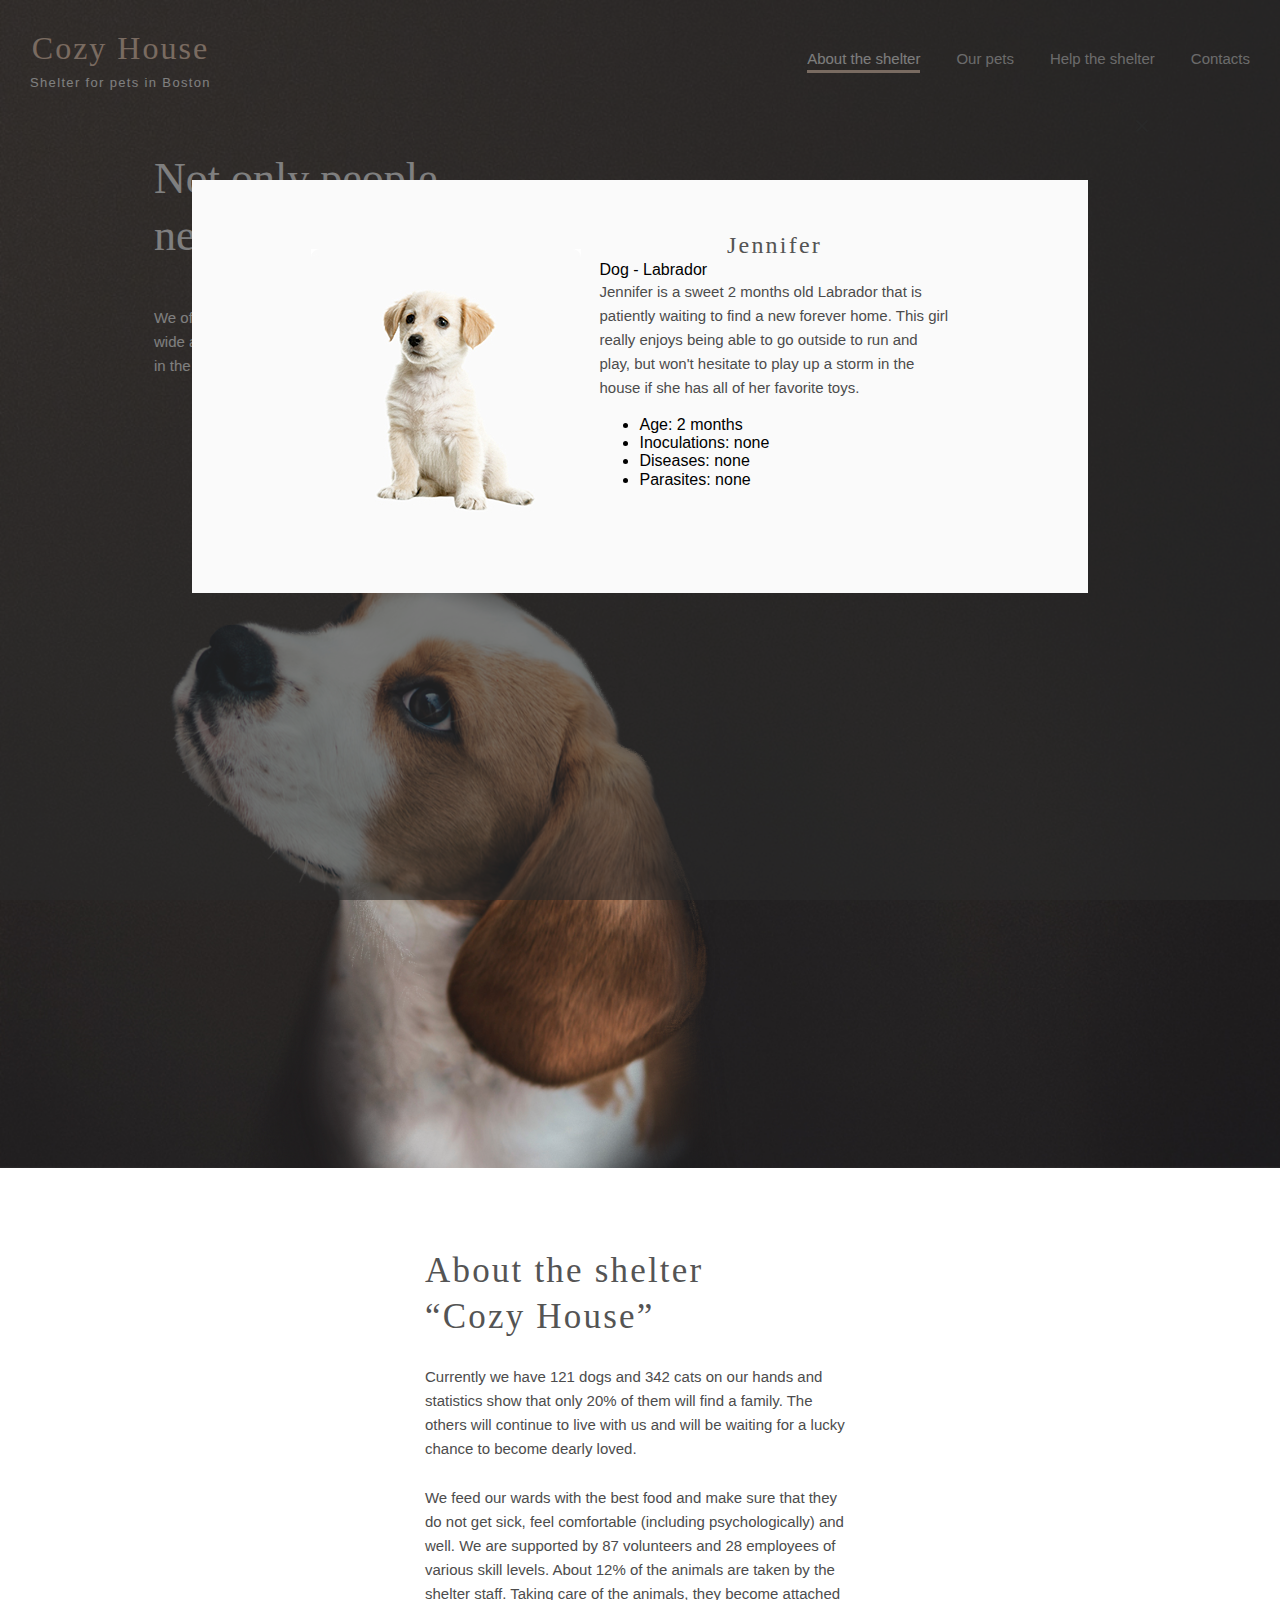
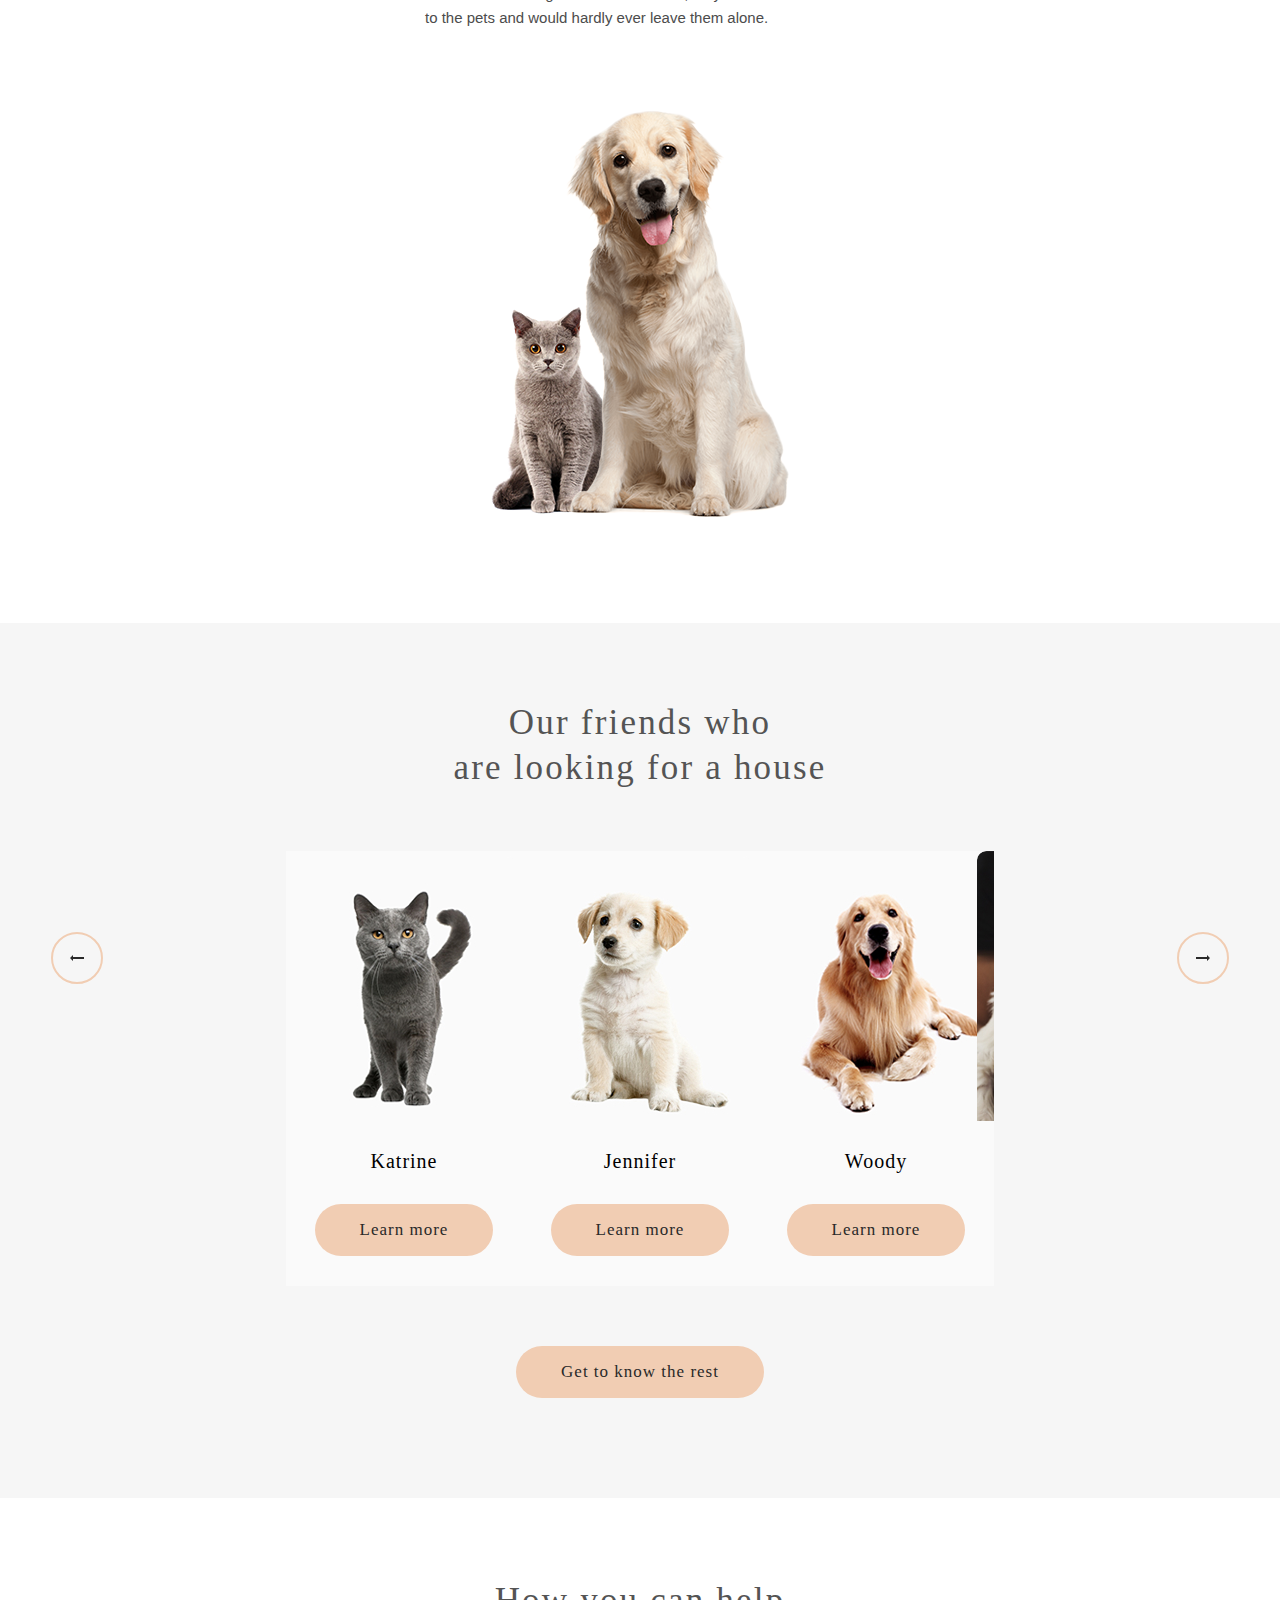
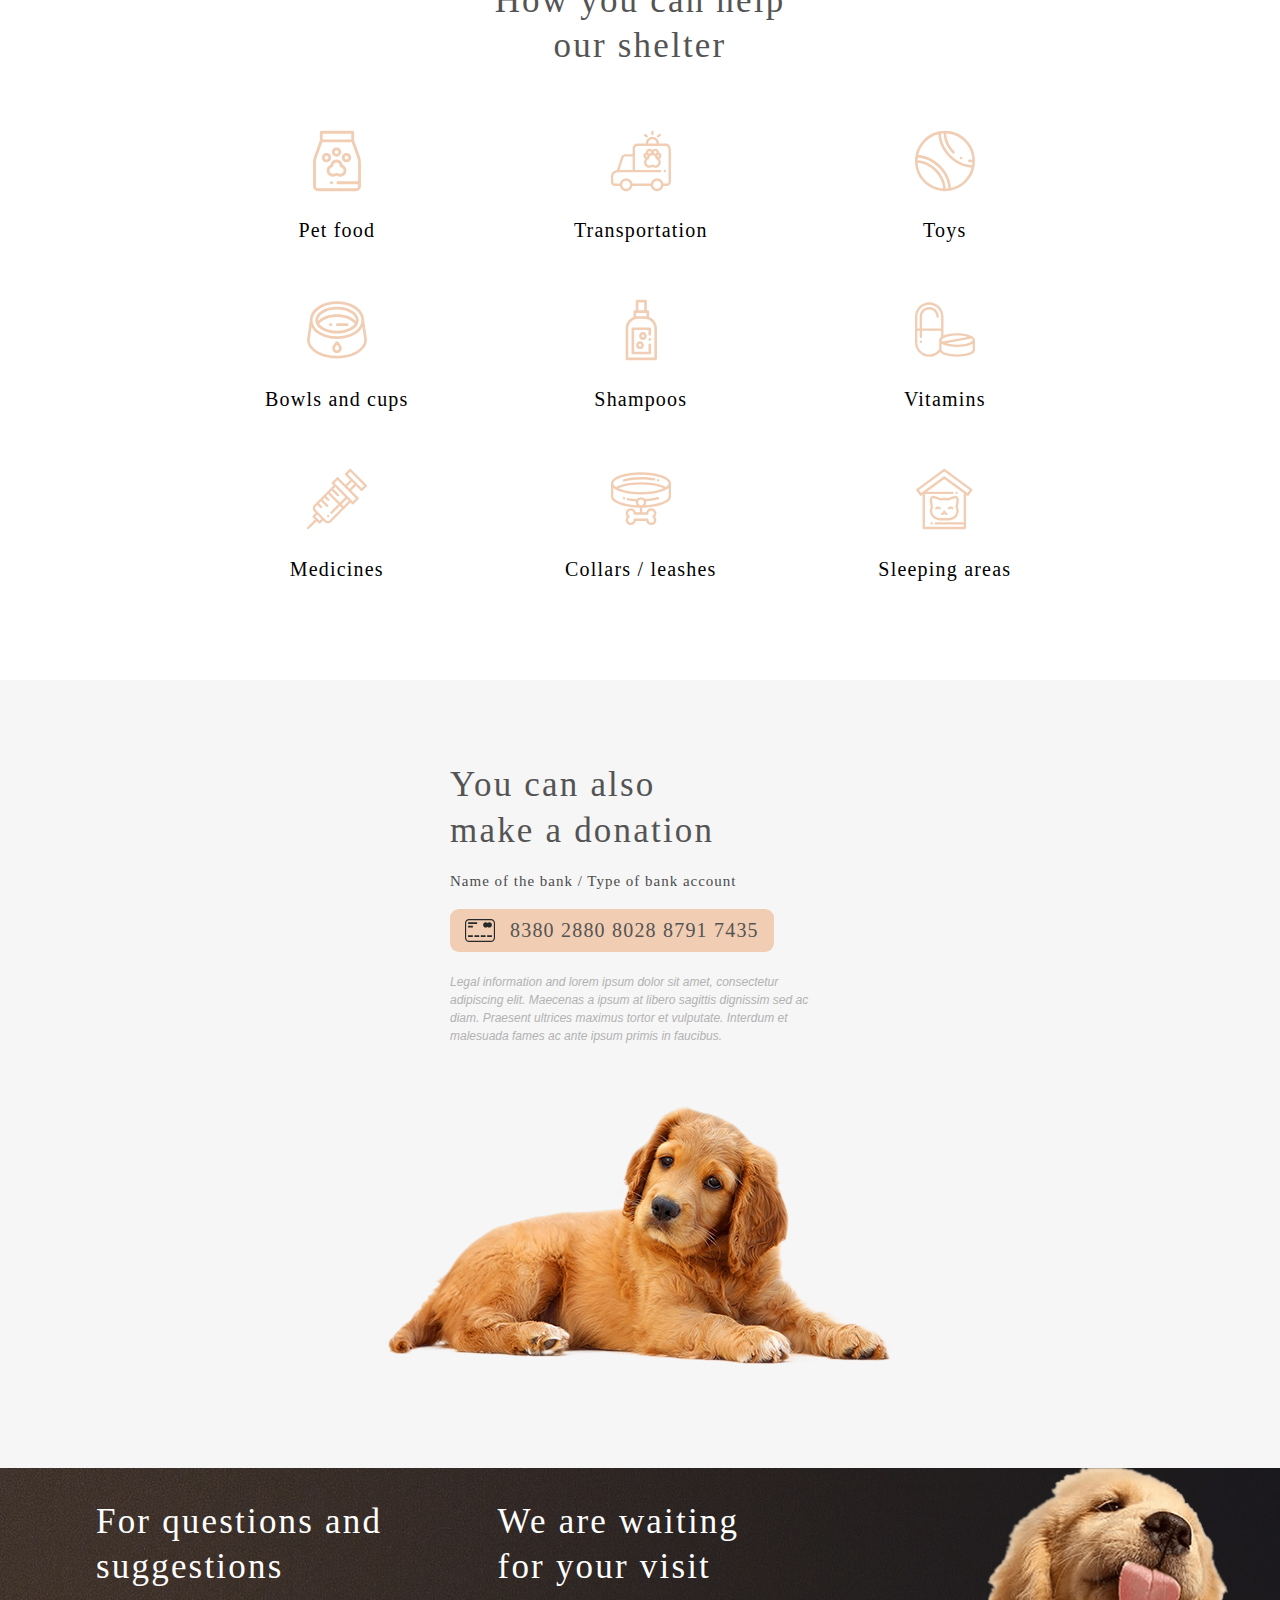
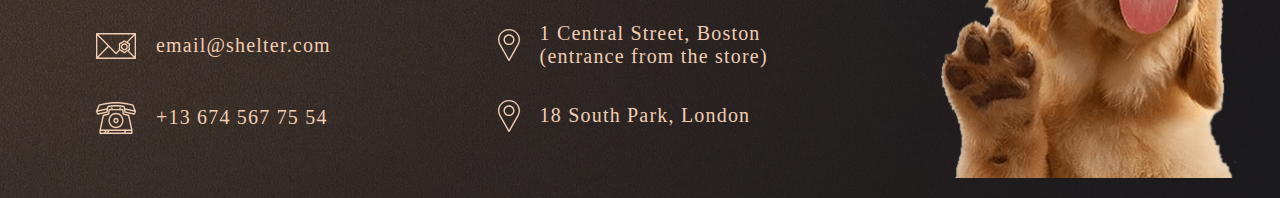
<file: shelter/pages/main/index.html>
<!DOCTYPE html>
<html lang="en">
<head>
  <meta charset="UTF-8">
  <meta name="viewport" content="width=device-width, initial-scale=1.0">
  <title>Shelter</title>
  <link rel="shortcut icon" href="/shelter/assets/icons/favicon.ico" type="image/x-icon">
  <link rel="stylesheet" href="normolize.css">
  <link rel="stylesheet" href="swiper.min.css">
  <link rel="stylesheet" href="style.css">
</head>
<body>
  
  <header class="header">
    <div class="container">
      <div class="row header__row">
        <div class="logo">
          <h1 class="logo__title">Cozy House</h1>
          <span class="logo__subtitle">Shelter for pets in Boston</span>
        </div>
        <nav class="navigation navigation-hide">
          <ul class="menu">
            <li class="menu__item">
              <a href="#" class="menu__item-link item-link__active">About the shelter</a>
            </li>
            <li class="menu__item">
              <a href="#" class="menu__item-link">Our pets</a>
            </li>
            <li class="menu__item">
              <a href="#help" class="menu__item-link">Help the shelter</a>
            </li>
            <li class="menu__item">
              <a href="#contacts" class="menu__item-link">Contacts</a>
            </li>
          </ul>
        </nav>
        <div class="burger" id="burger"></div>
      </div>
    </div>
    <!-- /.container -->
  </header>
  <!-- /.header -->
  <main class="hero">
    <div class="container">
      <div class="row hero__row">
        <div class="hero-text">
          <h2 class="hero__title">Not only people need a house</h2>
          <p class="hero__subtitle paragraph-l">We offer to give a chance to a little and nice puppy with an extremely wide and open heart. He or she will love you more than anybody else in the world, you will see!</p>
          <div class="hero-text__button">
            <button class="button hero__button">Make a friend</button>
          </div>
        </div>
        <!-- /.hero-text -->
        <div class="hero-image__wrapper">
          <img src="/shelter/assets/images/start-screen-puppy.png" alt="main-dog" class="hero-image">
        </div>
        <!-- /.hero-image -->
      </div>
    </div>
    <!-- /.container -->
  </main>
  <!-- /.hero -->
  <section class="about section">
    <div class="container">
      <div class="row about__row">
        <div class="about__image-wrapper">
          <img src="/shelter/assets/images/about-pets.png" alt="about-pets" class="about__image">
        </div>
        <div class="about__text">
          <h3 class="about-heading heading">About the shelter “Cozy House”</h3>
          <p class="about-subheading paragraph-l">
            Currently we have 121 dogs and 342 cats on our hands and statistics show that only 20% of them will find a family. The others will continue to live with us and will be waiting for a lucky chance to become dearly loved.
          </p>
          <p class="about-subheading paragraph-l">
            We feed our wards with the best food and make sure that they do not get sick, feel comfortable (including psychologically) and well. We are supported by 87 volunteers and 28 employees of various skill levels. About 12% of the animals are taken by the shelter staff. Taking care of the animals, they become attached to the pets and would hardly ever leave them alone.
          </p>
        </div>
      </div>
    </div>
    <!-- /.container -->
  </section>
  <!-- /.about -->
  <section class="pets section">
    <div class="container">
      <h3 class="pets-heading heading">Our friends who
        <br>are looking for a house</h3>
      <div class="row pets__row">
        <div class="swiper-container pets__slider slider">
          <div class="swiper-wrapper">
            <div class="swiper-slide pets-slide">
              <div class="pets-card">
                <img src="/shelter/assets/images/pets-katrine.jpg" alt="pets-katrine" class="pets-card__image">
                <div class="pets-card__name">Katrine</div>
                <div class="button button-light">Learn more</div>
              </div>
            </div>
            <div class="swiper-slide pets-slide">
              <div class="pets-card">
                <img src="/shelter/assets/images/pets-jennifer.jpg" alt="pets-jennifer" class="pets-card__image">
                <div class="pets-card__name">Jennifer</div>
                <div class="button button-light">Learn more</div>
              </div>
            </div>
            <div class="swiper-slide pets-slide">
              <div class="pets-card">
                <img src="/shelter/assets/images/pets-woody.jpg" alt="pets-woody" class="pets-card__image">
                <div class="pets-card__name">Woody</div>
                <div class="button button-light">Learn more</div>
              </div>
            </div>
            <div class="swiper-slide pets-slide">
              <div class="pets-card">
                <img src="/shelter/assets/images/pets-sophia.jpg" alt="pets-woody" class="pets-card__image">
                <div class="pets-card__name">Sophia</div>
                <div class="button button-light">Learn more</div>
              </div>
            </div>
            <div class="swiper-slide pets-slide">
              <div class="pets-card">
                <img src="/shelter/assets/images/pets-timmy.jpg" alt="pets-woody" class="pets-card__image">
                <div class="pets-card__name">Timmy</div>
                <div class="button button-light">Learn more</div>
              </div>
            </div>
            <div class="swiper-slide pets-slide">
              <div class="pets-card">
                <img src="/shelter/assets/images/pets-charly.jpg" alt="pets-woody" class="pets-card__image">
                <div class="pets-card__name">Charly</div>
                <div class="button button-light">Learn more</div>
              </div>
            </div>
            <div class="swiper-slide pets-slide">
              <div class="pets-card">
                <img src="/shelter/assets/images/pets-scarlet.jpg" alt="pets-woody" class="pets-card__image">
                <div class="pets-card__name">Scarlett</div>
                <div class="button button-light">Learn more</div>
              </div>
            </div>
            <div class="swiper-slide pets-slide">
              <div class="pets-card">
                <img src="/shelter/assets/images/pets-freddie.jpg" alt="pets-woody" class="pets-card__image">
                <div class="pets-card__name">Freddie</div>
                <div class="button button-light">Learn more</div>
              </div>
            </div>
          </div>
        </div>
        <button class="swiper-button-prev button__arrow button__arrow-prev"></button>
        <button class="swiper-button-next button__arrow button__arrow-next"></button>
        <button class="button pets__button">Get to know the rest</button>
      </div>
    </div>
    <!-- /.container -->
  </section>
  <!-- /.pets -->
  <section class="help section" id="help">
    <div class="container">
      <h3 class="help-heading heading">How you can help
        <br>our shelter</h3>
      <div class="help-list">
        <div class="help-list__row">
          <div class="list-item">
            <div class="item-img__wrap">
              <img src="/shelter/assets/icons/icon-pet-food.svg" alt="food" class="item-image">
            </div>
            <h4 class="item-heading">Pet food</h4>
          </div>
          <div class="list-item">
            <div class="item-img__wrap">
              <img src="/shelter/assets/icons/transportation.svg" alt="Transportation" class="item-image">
            </div>
            <h4 class="item-heading">Transportation</h4>
          </div>
          <div class="list-item">
            <div class="item-img__wrap">
              <img src="/shelter/assets/icons/toys.svg" alt="Toys" class="item-image">
            </div>
            <h4 class="item-heading">Toys</h4>
          </div>
          <div class="list-item">
            <div class="item-img__wrap">
              <img src="/shelter/assets/icons/bowls-and-cups.svg" alt="Bowls and cups" class="item-image">
            </div>
            <h4 class="item-heading">Bowls and cups</h4>
          </div>
          <div class="list-item">
            <div class="item-img__wrap">
              <img src="/shelter/assets/icons/shampoos.svg" alt="Shampoos" class="item-image">
            </div>
            <h4 class="item-heading">Shampoos</h4>
          </div>
          <div class="list-item">
            <div class="item-img__wrap">
              <img src="/shelter/assets/icons/vitamins.svg" alt="Vitamins" class="item-image">
            </div>
            <h4 class="item-heading">Vitamins</h4>
          </div>
          <div class="list-item">
            <div class="item-img__wrap">
              <img src="/shelter/assets/icons/medicines.svg" alt="Medicines" class="item-image">
            </div>
            <h4 class="item-heading">Medicines</h4>
          </div>
          <div class="list-item">
            <div class="item-img__wrap">
              <img src="/shelter/assets/icons/collars-or-leashes.svg" alt="Collars / leashes" class="item-image">
            </div>
            <h4 class="item-heading">Collars / leashes</h4>
          </div>
          <div class="list-item">
            <div class="item-img__wrap">
              <img src="/shelter/assets/icons/sleeping-area.svg" alt="Sleeping areas" class="item-image">
            </div>
            <h4 class="item-heading">Sleeping areas</h4>
          </div>
        </div>
      </div>
      
    </div>
    <!-- /.container -->
  </section>
  <!-- /.help -->
  <section class="donation section">
    <div class="container">
      <div class="row donation__row">
        <div class="donation-dog__wrap">
          <img src="/shelter/assets/images/donation-dog.png" alt="dog" class="donation-dog">
        </div>
        <div class="about__text donation__text">
          <h3 class="about-heading heading donation-heading">You can also make a donation</h3>
          <p class="about-subheading paragraph-l donation-subheading">
            Name of the bank / Type of bank account
          </p>
          <div class="credit-card">
            <div class="credit-card__img-wrap">
              <img src="/shelter/assets/icons/credit-card.svg" alt="credit" class="credit-card-image">
            </div>
            <a href="#" class="credit-card__link">8380 2880 8028 8791 7435</a>
          </div>
          <p class="credit-card__desk">
            Legal information and lorem ipsum dolor sit amet, consectetur adipiscing elit. Maecenas a ipsum at libero sagittis dignissim sed ac diam. Praesent ultrices maximus tortor et vulputate. Interdum et malesuada fames ac ante ipsum primis in faucibus.
          </p>
        </div>
      </div>
    </div>
    <!-- /.container -->
  </section>
  <!-- /.donation -->
  <footer class="footer" id="contacts">
    <div class="container">
      <div class="row footer__row">
        <div class="footer__item">
          <h3 class="about-heading heading footer-heading">For questions and suggestions</h3>
          <div class="footer__item-element">
            <img src="/shelter/assets/icons/icon-email.svg" alt="email" class="footer-item__img">
            <a href="mailto:email@shelter.com" class="credit-card__link footer__item-link">email@shelter.com</a>
          </div>
          <div class="footer__item-element">
            <img src="/shelter/assets/icons/icon-phone.svg" alt="email" class="footer-item__img">
            <a href="tel:+136745677554" class="credit-card__link footer__item-link">+13 674 567 75 54</a>
          </div>
        </div>
        <div class="footer__item">
          <h3 class="about-heading heading footer-heading">We are waiting for your visit</h3>
          <div class="footer__location-wrap">
            <div class="footer__item-element footer__location">
              <img src="/shelter/assets/icons/icon-marker.svg" alt="email" class="footer-item__img">
              <a href="https://www.google.com.ua/maps/place/1+Central+St,+Boston,+MA+02109,+%D0%A1%D0%A8%D0%90/@42.3585519,-71.056915,17z/data=!3m1!4b1!4m5!3m4!1s0x89e370868bc2ce7b:0x82fa7db94f5fea9e!8m2!3d42.3585519!4d-71.0547263?hl=ru" class="credit-card__link footer__item-link">1 Central Street, Boston (entrance from the store)</a>
            </div>
            <div class="footer__item-element footer__location">
              <img src="/shelter/assets/icons/icon-marker.svg" alt="email" class="footer-item__img">
              <a href="https://www.google.com.ua/maps/search/18+South+Park,+London+/@51.5285582,-0.2416815,11z/data=!3m1!4b1?hl=ru" class="credit-card__link footer__item-link">18 South Park, London </a>
            </div>
          </div>
        </div>
        <div class="footer__item footer__item--puppy">
          <img src="/shelter/assets/images/footer-puppy.png" alt="puppy" class="footer-puppy">
        </div>
      </div>
    </div>
    <!-- /.container -->
  </footer>
  <!-- /.footer -->
  <div class="popup-call popup">
    <div class="popup-dialog">
      <div class="popup-content">
        <button class="popup-close"></button>
        <div class="row popup__row">
          <div class="popup__image-wrapper">
            <img src="/shelter/assets/images/pets-jennifer.jpg" alt="popup-pets" class="popup__image">
          </div>
          <div class="popup__text">
            <h3 class="popup-heading heading">Jennifer</h3>
            <span class="popup-subtitle">Dog - Labrador</span>
            <p class="popup-subheading paragraph-l">
              Jennifer is a sweet 2 months old Labrador that is patiently waiting to find a new forever home. This girl really enjoys being able to go outside to run and play, but won't hesitate to play up a storm in the house if she has all of her favorite toys.
            </p>
            <ul class="popup-list">
              <li class="popup-list__item"><span class="popup-list__info">Age: </span>2 months</li>
              <li class="popup-list__item"><span class="popup-list__info">Inoculations: </span>none</li>
              <li class="popup-list__item"><span class="popup-list__info">Diseases: </span>none</li>
              <li class="popup-list__item"><span class="popup-list__info">Parasites: </span>none</li>
            </ul>

          </div>
        </div>
      </div>
      <!-- /.popup-content -->
    </div>
    <!-- /.popup-dialog -->
  </div>
  <!-- /.popup-call popup -->
  <script src="swiper.min.js"></script>
  <script src="script.js"></script>
</body>
</html>
</file>
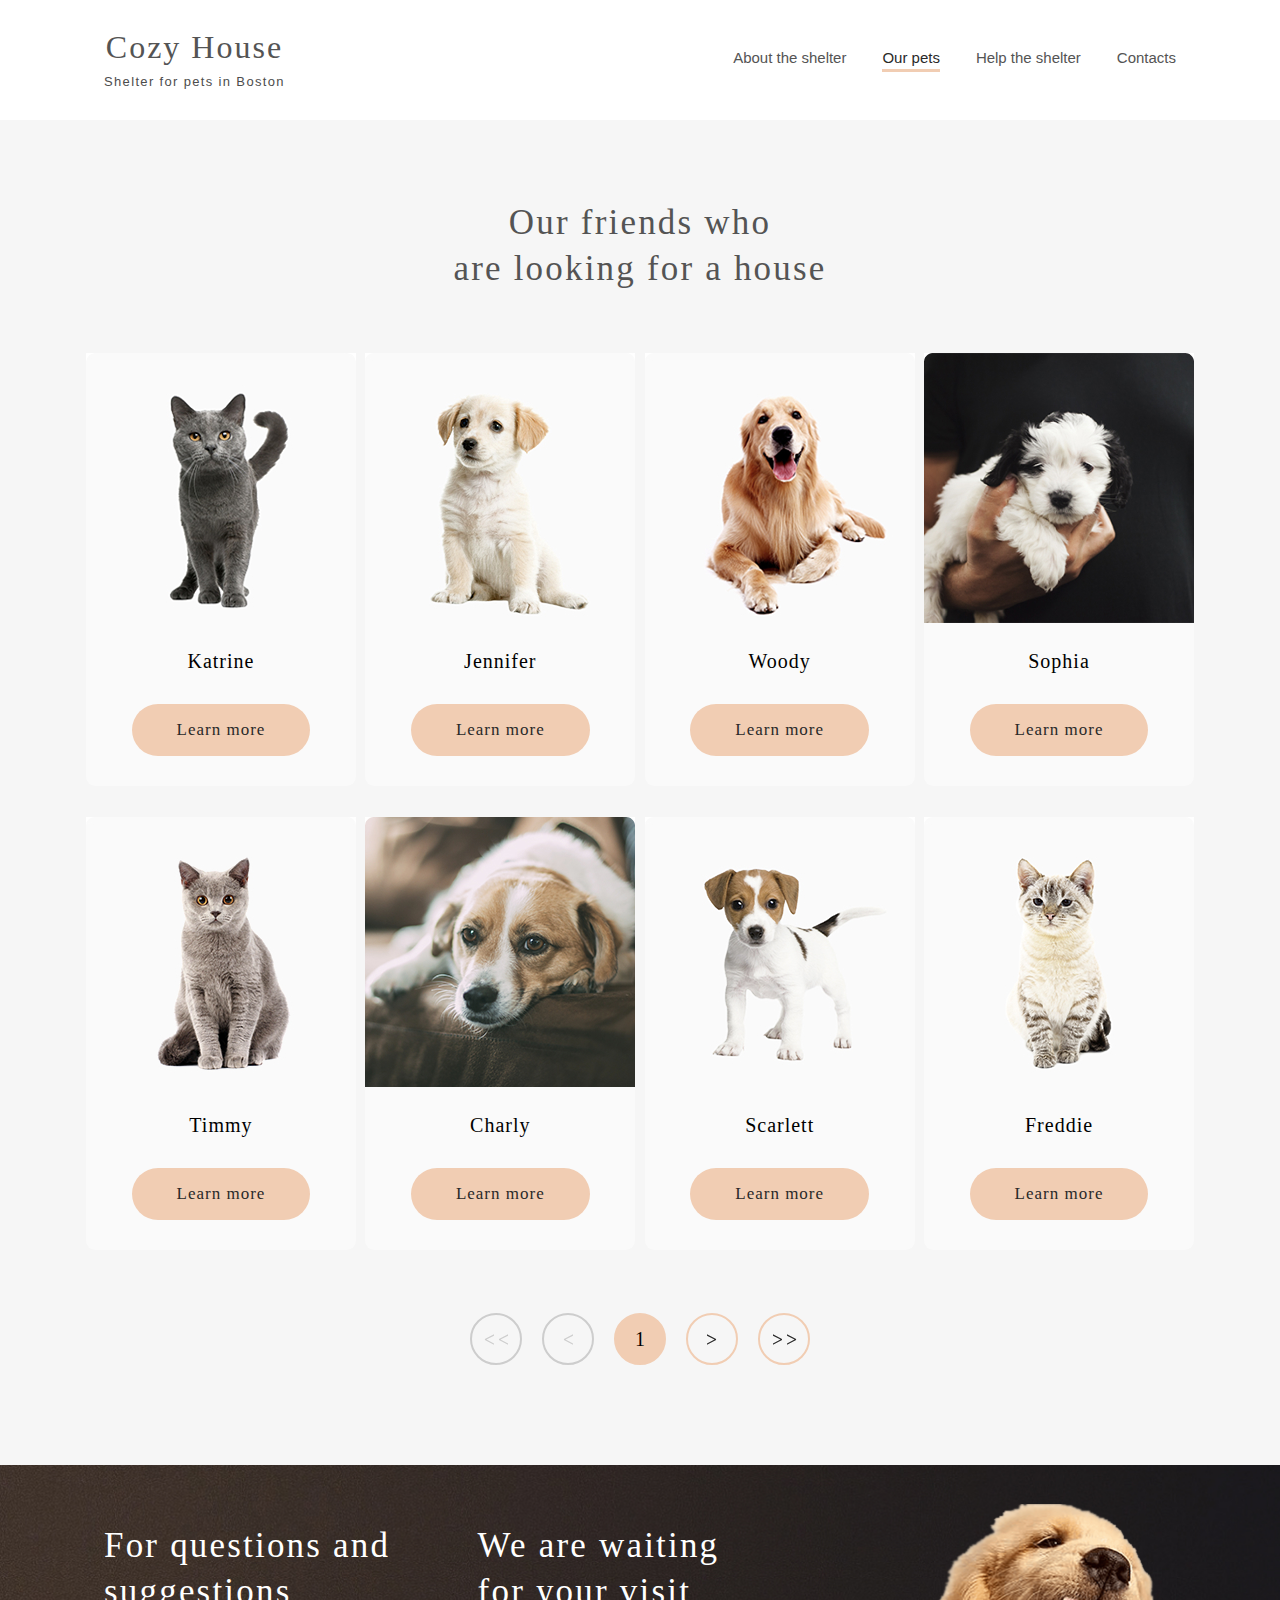
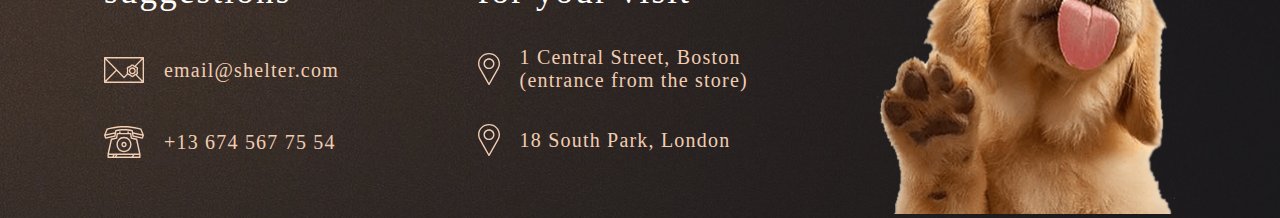
<file: shelter/pages/pets/pets.html>
<!DOCTYPE html>
<html lang="en">
<head>
  <meta charset="UTF-8">
  <meta name="viewport" content="width=device-width, initial-scale=1.0">
  <title>Pets</title>
  <link rel="shortcut icon" href="/shelter/assets/icons/favicon.ico" type="image/x-icon">
  <link rel="stylesheet" type="text/css" href="/shelter/pages/main/normolize.css">
  <link rel="stylesheet" href="style.css">
</head>
<body>
  
  <header class="header">
    <div class="container">
      <div class="row header__row">
        <div class="logo">
          <h1 class="logo__title">Cozy House</h1>
          <span class="logo__subtitle">Shelter for pets in Boston</span>
        </div>
        <nav class="navigation">
          <ul class="menu">
            <li class="menu__item">
              <a href="#" class="menu__item-link">About the shelter</a>
            </li>
            <li class="menu__item">
              <a href="#" class="menu__item-link item-link__active">Our pets</a>
            </li>
            <li class="menu__item">
              <a href="#" class="menu__item-link">Help the shelter</a>
            </li>
            <li class="menu__item">
              <a href="#" class="menu__item-link">Contacts</a>
            </li>
          </ul>
        </nav>
      </div>
    </div>
    <!-- /.container -->
  </header>
  <!-- /.header -->
  <section class="pets section">
    <div class="container">
      <div class="row pets__row">
        <h3 class="pets-heading heading">Our friends who
          <br>are looking for a house</h3>
        <div class="pets__slider slider">
          <div class="pets-card">
            <img src="/shelter/assets/images/pets-katrine.jpg" alt="pets-katrine" class="pets-card__image">
            <div class="pets-card__name">Katrine</div>
            <div class="button button-light">Learn more</div>
          </div>
          <div class="pets-card">
            <img src="/shelter/assets/images/pets-jennifer.jpg" alt="pets-jennifer" class="pets-card__image">
            <div class="pets-card__name">Jennifer</div>
            <div class="button button-light">Learn more</div>
          </div>
          <div class="pets-card">
            <img src="/shelter/assets/images/pets-woody.jpg" alt="pets-woody" class="pets-card__image">
            <div class="pets-card__name">Woody</div>
            <div class="button button-light">Learn more</div>
          </div>
          <div class="pets-card">
            <img src="/shelter/assets/images/pets-sophia.jpg" alt="pets-woody" class="pets-card__image">
            <div class="pets-card__name">Sophia</div>
            <div class="button button-light">Learn more</div>
          </div>
          <div class="pets-card">
            <img src="/shelter/assets/images/pets-timmy.jpg" alt="pets-woody" class="pets-card__image">
            <div class="pets-card__name">Timmy</div>
            <div class="button button-light">Learn more</div>
          </div>
          <div class="pets-card">
            <img src="/shelter/assets/images/pets-charly.jpg" alt="pets-woody" class="pets-card__image">
            <div class="pets-card__name">Charly</div>
            <div class="button button-light">Learn more</div>
          </div>
          <div class="pets-card">
            <img src="/shelter/assets/images/pets-scarlet.jpg" alt="pets-woody" class="pets-card__image">
            <div class="pets-card__name">Scarlett</div>
            <div class="button button-light">Learn more</div>
          </div>
          <div class="pets-card">
            <img src="/shelter/assets/images/pets-freddie.jpg" alt="pets-woody" class="pets-card__image">
            <div class="pets-card__name">Freddie</div>
            <div class="button button-light">Learn more</div>
          </div>
        </div>
      </div>
      <div class="pets__arrows">
        <button class="button__arrow button__arrow-prev-2"></button>
        <button class="button__arrow button__arrow-prev"></button>
        <button class="button__arrow button__arrow-one">1</button>
        <button class="button__arrow button__arrow-next"></button>
        <button class="button__arrow button__arrow-next-2"></button>
      </div>
      <!-- /.row -->
    </div>
    <!-- /.container -->
  </section>
  <!-- /.pets -->
  <footer class="footer">
    <div class="container">
      <div class="row footer__row">
        <div class="footer__item">
          <h3 class="about-heading heading footer-heading">For questions and suggestions</h3>
          <div class="footer__item-element">
            <img src="/shelter/assets/icons/icon-email.svg" alt="email" class="footer-item__img">
            <a href="mailto:email@shelter.com" class="credit-card__link footer__item-link">email@shelter.com</a>
          </div>
          <div class="footer__item-element">
            <img src="/shelter/assets/icons/icon-phone.svg" alt="email" class="footer-item__img">
            <a href="tel:+136745677554" class="credit-card__link footer__item-link">+13 674 567 75 54</a>
          </div>
        </div>
        <div class="footer__item">
          <h3 class="about-heading heading footer-heading">We are waiting for your visit</h3>
          <div class="footer__item-element footer__location">
            <img src="/shelter/assets/icons/icon-marker.svg" alt="email" class="footer-item__img">
            <a href="https://www.google.com.ua/maps/place/1+Central+St,+Boston,+MA+02109,+%D0%A1%D0%A8%D0%90/@42.3585519,-71.056915,17z/data=!3m1!4b1!4m5!3m4!1s0x89e370868bc2ce7b:0x82fa7db94f5fea9e!8m2!3d42.3585519!4d-71.0547263?hl=ru" class="credit-card__link footer__item-link">1 Central Street, Boston (entrance from the store)</a>
          </div>
          <div class="footer__item-element footer__location">
            <img src="/shelter/assets/icons/icon-marker.svg" alt="email" class="footer-item__img">
            <a href="https://www.google.com.ua/maps/search/18+South+Park,+London+/@51.5285582,-0.2416815,11z/data=!3m1!4b1?hl=ru" class="credit-card__link footer__item-link">18 South Park, London </a>
          </div>
        </div>
        <div class="footer__item footer__item--puppy">
          <img src="/shelter/assets/images/footer-puppy.png" alt="puppy" class="footer-puppy">
        </div>
      </div>
    </div>
    <!-- /.container -->
  </footer>
  <!-- /.footer -->

</body>
</html>
</file>
<file: shelter/pages/main/style.css>
*, *:before, *:after {
  -webkit-box-sizing: border-box;
          box-sizing: border-box;
}

*:active, *:hover, *:focus {
  outline: 0;
  outline-offset: 0;
}

html {
  font-size: 16px;
}

body {
  position: relative;
  font-family: Arial, Helvetica, sans-serif;
  font-size: 1rem;
}

a {
  text-decoration: none;
}

.section {
  padding: 5rem 0 6.25rem;
}

.container {
  width: 90%;
  max-width: 1280px;
  margin: auto;
}

.row {
  display: -webkit-box;
  display: -ms-flexbox;
  display: flex;
  -webkit-box-align: center;
      -ms-flex-align: center;
          align-items: center;
  -webkit-box-pack: justify;
      -ms-flex-pack: justify;
          justify-content: space-between;
}

.button {
  display: inline-block;
  padding: 0.937rem 2.812rem;
  border: none;
  border-radius: 6.25rem;
  font-family: Georgia, 'Times New Roman', Times, serif;
  font-size: 1.0625rem;
  font-weight: 400;
  line-height: 130%;
  letter-spacing: 1px;
  color: #292929;
  background-color: #F1CDB3;
}

.button:hover {
  cursor: pointer;
  background-color: #FDDCC4;
}

.paragraph-l {
  margin: 0;
  font-size: 0.937rem;
  font-weight: 400;
  line-height: 160%;
  color: #4C4C4C;
}

.heading {
  margin: 0 auto;
  margin-bottom: 3.75rem;
  max-width: 26rem;
  font-family: Georgia, 'Times New Roman', Times, serif;
  font-size: 2.187rem;
  font-weight: 400;
  line-height: 130%;
  letter-spacing: 2.2px;
  color: #545454;
  text-align: center;
}

.header {
  position: absolute;
  top: 3.75rem;
  width: 100%;
}

.header__row {
  padding: 0 2.5rem 0 2.5rem;
}

.burger {
  display: none;
}

.navigation {
  display: -webkit-box;
  display: -ms-flexbox;
  display: flex;
  width: 27.678rem;
  overflow: hidden;
}

.menu {
  display: -webkit-box;
  display: -ms-flexbox;
  display: flex;
  -webkit-box-align: center;
      -ms-flex-align: center;
          align-items: center;
  -webkit-box-pack: justify;
      -ms-flex-pack: justify;
          justify-content: space-between;
  margin: 0 0 0.2rem 0;
  padding: 0;
  width: 100%;
  list-style-type: none;
}

.menu__item {
  color: #ffffff;
}

.menu__item-link {
  position: relative;
  font-weight: 400;
  font-size: 0.937rem;
  line-height: 1.5;
  color: #CDCDCD;
}

.menu__item-link:hover {
  cursor: pointer;
  color: #FAFAFA;
}

.menu__item-link:hover::after {
  position: absolute;
  bottom: -6px;
  left: 0;
  content: '';
  width: 100%;
  height: 3px;
  background-color: #F1CDB3;
}

.item-link__active {
  color: #FAFAFA;
}

.item-link__active::after {
  position: absolute;
  bottom: -6px;
  left: 0;
  content: '';
  width: 100%;
  height: 3px;
  background-color: #F1CDB3;
}

.logo {
  display: -webkit-box;
  display: -ms-flexbox;
  display: flex;
  -webkit-box-align: center;
      -ms-flex-align: center;
          align-items: center;
  -webkit-box-pack: center;
      -ms-flex-pack: center;
          justify-content: center;
  -webkit-box-orient: vertical;
  -webkit-box-direction: normal;
      -ms-flex-direction: column;
          flex-direction: column;
}

.logo__title {
  margin: 0 0 0.6rem 0;
  font-family: Georgia, 'Times New Roman', Times, serif;
  font-size: 2rem;
  font-weight: 400;
  letter-spacing: 2px;
  color: #F1CDB3;
}

.logo__subtitle {
  margin: 0;
  font-size: 0.812rem;
  letter-spacing: 1.35px;
  color: #ffffff;
}

.hero {
  padding-top: 11.25rem;
  background: url("/shelter/assets/images/start-screen-background.jpg"), radial-gradient(100% 215.42% at 0% 0%, #5B483A 0%, #262425 100%), #211F20;
  background-size: cover;
}

.hero__row {
  -webkit-box-align: start;
      -ms-flex-align: start;
          align-items: start;
  padding: 0 2.5rem 0 2.5rem;
}

.hero-text {
  margin-right: 2.625rem;
  padding-top: 10.31rem;
  max-width: 28.75rem;
}

.hero__title {
  margin: 0 0 2.625rem 0;
  max-width: 23rem;
  font-family: Georgia, 'Times New Roman', Times, serif;
  font-size: 2.75rem;
  font-weight: 400;
  line-height: 130%;
  color: #ffffff;
}

.hero__subtitle {
  margin-bottom: 2.58rem;
  color: #ffffff;
}

.hero-image__wrapper {
  height: 45.5rem;
}

.about__row {
  -webkit-box-align: start;
      -ms-flex-align: start;
          align-items: start;
  -ms-flex-pack: distribute;
      justify-content: space-around;
  margin: 0 10rem;
}

.about__text {
  margin-top: 1rem;
  max-width: 26.875rem;
}

.about-heading {
  margin: 0;
  max-width: 22.5rem;
  text-align: left;
}

.about-subheading {
  margin-top: 1.6rem;
  line-height: 1.5rem;
}

.pets {
  background-color: #F6F6F6;
}

.pets__row {
  display: -webkit-box;
  display: -ms-flexbox;
  display: flex;
  -webkit-box-orient: vertical;
  -webkit-box-direction: normal;
      -ms-flex-direction: column;
          flex-direction: column;
  width: 100%;
}

.pets__slider {
  display: -webkit-box;
  display: -ms-flexbox;
  display: flex;
  -webkit-box-align: center;
      -ms-flex-align: center;
          align-items: center;
  width: 100%;
  max-width: 67.5rem;
  margin: 0 auto 3.75rem;
}

.pets-slide {
  display: -webkit-box;
  display: -ms-flexbox;
  display: flex;
  -webkit-box-pack: center;
      -ms-flex-pack: center;
          justify-content: center;
  width: 16.785rem;
}

.pets-card {
  display: -webkit-box;
  display: -ms-flexbox;
  display: flex;
  -webkit-box-orient: vertical;
  -webkit-box-direction: normal;
      -ms-flex-direction: column;
          flex-direction: column;
  -webkit-box-align: center;
      -ms-flex-align: center;
          align-items: center;
  padding-bottom: 1.875rem;
  border: none;
  border-radius: 0.6rem;
  background-color: #FAFAFA;
}

.pets-card:hover {
  background-color: #ffffff;
}

.pets-card__image {
  margin-bottom: 1.59rem;
  border-top-right-radius: 0.6rem;
  border-top-left-radius: 0.6rem;
}

.pets-card__name {
  margin-bottom: 1.875rem;
  font-family: Georgia, 'Times New Roman', Times, serif;
  font-size: 1.25rem;
  font-weight: 400;
  line-height: 130%;
  letter-spacing: 1px;
}

.button__arrow {
  position: absolute;
  top: 51.1%;
  width: 3.25rem;
  height: 3.25rem;
  border: 2px solid #F1CDB3;
  border-radius: 50%;
  background: transparent;
}

.button__arrow:hover {
  cursor: pointer;
  background-color: #F1CDB3;
}

.button__arrow-prev {
  left: 10.5%;
  background: transparent url("/shelter/assets/icons/Arrow.svg") center center no-repeat;
}

.button__arrow-next {
  right: 10.5%;
  background: transparent url("/shelter/assets/icons/Arrow_next.svg") center center no-repeat;
}

.swiper-button-prev:after, .swiper-container-rtl .swiper-button-next:after {
  content: '';
}

.swiper-button-next:after, .swiper-container-rtl .swiper-button-prev:after {
  content: '';
}

.help {
  padding-bottom: 0;
}

.help-heading {
  margin-bottom: 3.7rem;
}

.help-list {
  padding: 0 3.8rem 0 3.2rem;
}

.help-list__row {
  display: -webkit-box;
  display: -ms-flexbox;
  display: flex;
  -webkit-box-align: start;
      -ms-flex-align: start;
          align-items: start;
  -webkit-box-pack: center;
      -ms-flex-pack: center;
          justify-content: center;
  -ms-flex-wrap: wrap;
      flex-wrap: wrap;
  margin-bottom: 2.8rem;
  width: 100%;
}

.list-item {
  display: -webkit-box;
  display: -ms-flexbox;
  display: flex;
  -webkit-box-align: center;
      -ms-flex-align: center;
          align-items: center;
  -webkit-box-orient: vertical;
  -webkit-box-direction: normal;
      -ms-flex-direction: column;
          flex-direction: column;
  margin-bottom: 3.4375rem;
  width: 20%;
  max-width: 15rem;
}

.list-item:nth-child(2) {
  padding-left: 0.4rem;
}

.list-item:nth-child(3) {
  padding-right: 0.8rem;
}

.list-item:nth-child(4) {
  padding-right: 1.6rem;
}

.list-item:nth-child(6) {
  padding-right: 3.7rem;
}

.list-item:nth-child(7) {
  padding-right: 6rem;
}

.list-item:nth-child(8) {
  padding-right: 2.65rem;
}

.list-item:nth-child(9) {
  padding-left: 1.5rem;
}

.item-img__wrap {
  display: -webkit-box;
  display: -ms-flexbox;
  display: flex;
  margin-bottom: 1.6rem;
  min-height: 4.1rem;
}

.item-heading {
  margin: 0;
  font-family: Georgia, 'Times New Roman', Times, serif;
  font-size: 1.25rem;
  font-weight: 400;
  line-height: 1.4375rem;
  letter-spacing: 1.2px;
}

.donation {
  padding: 4.2rem 0 6.4rem;
  background-color: #F6F6F6;
}

.donation__row {
  margin-right: 2rem;
  -webkit-box-pack: center;
      -ms-flex-pack: center;
          justify-content: center;
  -webkit-box-align: start;
      -ms-flex-align: start;
          align-items: start;
}

.donation-dog__wrap {
  padding-top: 1.68rem;
}

.donation__text {
  padding-left: 1.875rem;
  max-width: 23.75rem;
}

.donation-heading {
  max-width: 18.75rem;
}

.donation-subheading {
  margin-top: 1rem;
  font-family: Georgia, 'Times New Roman', Times, serif;
  letter-spacing: 1px;
}

.credit-card {
  display: -webkit-inline-box;
  display: -ms-inline-flexbox;
  display: inline-flex;
  -webkit-box-align: center;
      -ms-flex-align: center;
          align-items: center;
  margin: 1rem 0 1.3rem;
  padding: 0.625rem 0.9375rem;
  background-color: #F1CDB3;
  border: none;
  border-radius: 0.5625rem;
}

.credit-card__img-wrap {
  display: -webkit-box;
  display: -ms-flexbox;
  display: flex;
  -webkit-box-align: center;
      -ms-flex-align: center;
          align-items: center;
  -webkit-box-pack: center;
      -ms-flex-pack: center;
          justify-content: center;
}

.credit-card__link {
  padding-left: 0.9375rem;
  font-family: Georgia, 'Times New Roman', Times, serif;
  font-size: 1.25rem;
  font-weight: 400;
  line-height: 1.4375rem;
  letter-spacing: 1.2px;
  color: #545454;
}

.credit-card__desk {
  margin: 0;
  width: 24rem;
  font-style: italic;
  font-size: 0.75rem;
  font-weight: 400;
  line-height: 1.125rem;
  color: #B2B2B2;
}

.footer {
  background: url("/shelter/assets/images/footer-background.jpg"), radial-gradient(110.67% 538.64% at 5.73% 50%, #513D2F 0%, #1A1A1C 100%), #211F20;
  background-size: cover;
}

.footer__row {
  -webkit-box-align: start;
      -ms-flex-align: start;
          align-items: flex-start;
  padding-top: 2.4rem;
}

.footer-heading {
  max-width: 18rem;
  color: #ffffff;
}

.footer__item {
  padding: 1.2rem 2.5rem 0;
  max-width: 23.75rem;
}

.footer__item:nth-child(2) {
  padding-left: 2.1rem;
}

.footer__item-element {
  display: -webkit-box;
  display: -ms-flexbox;
  display: flex;
  -webkit-box-align: center;
      -ms-flex-align: center;
          align-items: center;
  margin-top: 2.5rem;
}

.footer__item--puppy {
  padding-top: 0;
}

.footer__item-link {
  padding-left: 1.25rem;
  color: #F1CDB3;
}

.footer__location {
  margin-top: 2rem;
}

.popup {
  position: fixed;
  left: 0;
  top: 0;
  bottom: 0;
  width: 100%;
  height: 100%;
  z-index: 3;
  background-color: rgba(41, 41, 41, 0.6);
}

.popup-close {
  position: absolute;
  top: -5rem;
  right: -5rem;
  width: 3.25rem;
  height: 3.25rem;
  border: 2px solid #F1CDB3;
  border-radius: 50%;
  background: transparent url("/shelter/assets/icons/modal_close_button.svg") no-repeat center;
  border: none;
  cursor: pointer;
}

.popup-content {
  display: -webkit-box;
  display: -ms-flexbox;
  display: flex;
  -webkit-box-align: center;
      -ms-flex-align: center;
          align-items: center;
  -webkit-box-pack: center;
      -ms-flex-pack: center;
          justify-content: center;
  -webkit-box-orient: vertical;
  -webkit-box-direction: normal;
      -ms-flex-direction: column;
          flex-direction: column;
  position: fixed;
  left: 50%;
  top: 20%;
  width: 70%;
  max-width: 56.25rem;
  -webkit-transform: translateX(-50%);
          transform: translateX(-50%);
  background-color: #FAFAFA;
}

.popup-heading {
  margin: 0;
  font-size: 1.5rem;
  text-align: center;
}

.popup__text {
  margin: 3.125rem 1.25rem 5.5rem 1.187rem;
  width: 350px;
}

@media screen and (max-width: 1280px) {
  .container {
    width: 100%;
  }
  .header {
    top: 1.875rem;
  }
  .header__row {
    padding: 0 1.875rem 0;
    width: 100%;
  }
  .hero {
    padding-top: 9.375rem;
  }
  .hero__row {
    -webkit-box-orient: vertical;
    -webkit-box-direction: normal;
        -ms-flex-direction: column;
            flex-direction: column;
    padding: 0;
  }
  .hero-text {
    margin-left: 9.625rem;
    padding-top: 0;
    max-width: 28.75rem;
  }
  .hero-text__button {
    display: -webkit-box;
    display: -ms-flexbox;
    display: flex;
    -webkit-box-pack: center;
        -ms-flex-pack: center;
            justify-content: center;
  }
  .hero__subtitle {
    margin-bottom: 2.87rem;
  }
  .hero-image {
    width: 100%;
    height: 100%;
    -o-object-fit: cover;
       object-fit: cover;
    -o-object-position: center;
       object-position: center;
  }
  .hero-image__wrapper {
    margin: 6.25rem 0 0 10.5rem;
    width: 35.5625rem;
    height: 37rem;
  }
  .about__row {
    -webkit-box-align: center;
        -ms-flex-align: center;
            align-items: center;
    -webkit-box-orient: vertical;
    -webkit-box-direction: reverse;
        -ms-flex-direction: column-reverse;
            flex-direction: column-reverse;
    margin: 0 10rem;
  }
  .about__text {
    margin: 0 0 5rem;
  }
  .pets {
    padding-top: 4.8rem;
  }
  .pets__slider {
    -ms-flex-pack: distribute;
        justify-content: space-around;
    width: 80%;
    max-width: 44.25rem;
  }
  .pets-card__image {
    margin-bottom: 1.7rem;
  }
  .button__arrow-prev {
    left: 4%;
  }
  .button__arrow-next {
    right: 4%;
  }
  .help-list {
    padding: 0 2.1rem 0 2.2rem;
  }
  .list-item {
    -webkit-box-orient: vertical;
    -webkit-box-direction: normal;
        -ms-flex-direction: column;
            flex-direction: column;
    margin-bottom: 3.4375rem;
    width: 33%;
    max-width: 19rem;
  }
  .list-item:nth-child(2) {
    padding-left: 0rem;
  }
  .list-item:nth-child(3) {
    padding-right: 0rem;
  }
  .list-item:nth-child(4) {
    padding-right: 0rem;
  }
  .list-item:nth-child(6) {
    padding-right: 0rem;
  }
  .list-item:nth-child(7) {
    padding-right: 0rem;
  }
  .list-item:nth-child(8) {
    padding-right: 0rem;
  }
  .list-item:nth-child(9) {
    padding-left: 0rem;
  }
  .donation {
    padding: 5.1rem 0 6.1rem;
  }
  .donation__row {
    -webkit-box-orient: vertical;
    -webkit-box-direction: normal;
        -ms-flex-direction: column;
            flex-direction: column;
    margin-right: 0;
  }
  .donation-dog__wrap {
    margin: 0 auto;
    padding-top: 1.68rem;
    -webkit-box-ordinal-group: 3;
        -ms-flex-order: 2;
            order: 2;
  }
  .donation__text {
    margin: 0 auto 2.1rem;
    padding-left: 0;
    max-width: 23.75rem;
    -webkit-box-ordinal-group: 2;
        -ms-flex-order: 1;
            order: 1;
  }
  .footer__row {
    -ms-flex-wrap: wrap;
        flex-wrap: wrap;
    -ms-flex-pack: distribute;
        justify-content: space-around;
    padding-top: 0;
  }
  .footer__item {
    padding: 1.9rem 0 4rem 3.3rem;
    max-width: 23.75rem;
  }
  .footer__item:nth-child(2) {
    padding-left: 1.7rem;
  }
  .footer__item--puppy {
    padding: 0;
    width: 18.75rem;
    height: 19.375rem;
  }
}

@media screen and (min-width: 320px) and (max-width: 767px) {
  .section {
    padding: 2.625rem 0;
  }
  .heading {
    margin: 0 auto;
    width: 100%;
    font-size: 1.5625rem;
    text-align: center;
    letter-spacing: 1.2px;
  }
  .paragraph-l {
    text-align: justify;
  }
  .container {
    width: 93.75%;
  }
  .header__row {
    padding: 0;
    width: 100%;
  }
  .navigation {
    display: -webkit-box;
    display: -ms-flexbox;
    display: flex;
    -webkit-box-align: center;
        -ms-flex-align: center;
            align-items: center;
    -webkit-box-pack: end;
        -ms-flex-pack: end;
            justify-content: flex-end;
    width: 100%;
    height: 51.5rem;
    position: absolute;
    top: -2rem;
    right: 0;
    background-color: rgba(41, 41, 41, 0.6);
  }
  .navigation-hide {
    display: none;
  }
  .menu {
    display: -webkit-box;
    display: -ms-flexbox;
    display: flex;
    -webkit-box-align: center;
        -ms-flex-align: center;
            align-items: center;
    -webkit-box-pack: center;
        -ms-flex-pack: center;
            justify-content: center;
    -webkit-box-orient: vertical;
    -webkit-box-direction: normal;
        -ms-flex-direction: column;
            flex-direction: column;
    position: relative;
    right: -320px;
    margin: 0;
    padding: 0;
    width: 20rem;
    height: 51.5rem;
    list-style-type: none;
    background-color: #292929;
  }
  .menu__item {
    color: #ffffff;
    margin-bottom: 2.5rem;
  }
  .menu__item-link {
    font-size: 2rem;
    line-height: 160%;
    color: #CDCDCD;
  }
  .menu__item-link:hover {
    cursor: pointer;
    color: #FAFAFA;
  }
  .menu__item-link:hover::after {
    position: absolute;
    bottom: -6px;
    left: 0;
    content: '';
    width: 100%;
    height: 3px;
    background-color: #F1CDB3;
  }
  .item-link__active {
    color: #FAFAFA;
  }
  .burger {
    display: block;
    position: absolute;
    top: 28px;
    right: 53px;
    width: 30px;
    height: 3px;
    background-color: #F1CDB3;
    border: none;
    cursor: pointer;
    -webkit-transition: -webkit-transform 0.2s;
    transition: -webkit-transform 0.2s;
    transition: transform 0.2s;
    transition: transform 0.2s, -webkit-transform 0.2s;
  }
  .burger::before {
    content: '';
    display: block;
    position: absolute;
    margin-top: -10px;
    top: 0;
    right: 0;
    width: 30px;
    height: 3px;
    -webkit-transition: -webkit-transform 0.2s;
    transition: -webkit-transform 0.2s;
    transition: transform 0.2s;
    transition: transform 0.2s, -webkit-transform 0.2s;
    background-color: #F1CDB3;
  }
  .burger::after {
    content: '';
    display: block;
    position: absolute;
    margin-top: 10px;
    top: 0;
    right: 0;
    width: 30px;
    height: 3px;
    -webkit-transition: -webkit-transform 0.2s;
    transition: -webkit-transform 0.2s;
    transition: transform 0.2s;
    transition: transform 0.2s, -webkit-transform 0.2s;
    background-color: #F1CDB3;
  }
  .burger--active {
    -webkit-transform: rotate(90deg);
            transform: rotate(90deg);
  }
  .hero__row {
    -webkit-box-align: center;
        -ms-flex-align: center;
            align-items: center;
  }
  .hero-text {
    display: -webkit-box;
    display: -ms-flexbox;
    display: flex;
    -webkit-box-align: center;
        -ms-flex-align: center;
            align-items: center;
    -webkit-box-pack: center;
        -ms-flex-pack: center;
            justify-content: center;
    -webkit-box-orient: vertical;
    -webkit-box-direction: normal;
        -ms-flex-direction: column;
            flex-direction: column;
    margin: 0;
  }
  .hero__title {
    max-width: 12rem;
    font-size: 1.5625rem;
    text-align: center;
    letter-spacing: 1.17px;
  }
  .hero__subtitle {
    max-width: 18.75rem;
    font-size: 0.9325rem;
    text-align: center;
  }
  .hero-image__wrapper {
    margin: 6.25rem 0 0 2.5rem;
    width: 16.25rem;
    height: 17.3rem;
  }
  .about__row {
    margin: 0;
  }
  .about-heading {
    max-width: 19rem;
  }
  .about__text {
    margin: 0;
    width: 90%;
    max-width: 45rem;
  }
  .about__image {
    width: 100%;
    height: 100%;
    -o-object-fit: cover;
       object-fit: cover;
    -o-object-position: center;
       object-position: center;
  }
  .about__image-wrapper {
    margin-top: 2.5rem;
    max-width: 16.25rem;
  }
  .about-subheading:nth-child(3) {
    margin-top: 1.3rem;
  }
  .pets__row {
    margin-top: 2.625rem;
  }
  .pets__slider {
    margin-bottom: 7.125rem;
  }
  .button__arrow {
    top: 46%;
  }
  .button__arrow-prev {
    left: 25%;
  }
  .button__arrow-next {
    right: 25%;
  }
  .help {
    padding-bottom: 0.6rem;
  }
  .help-list {
    padding: 0;
  }
  .help-list__row {
    -webkit-box-pack: justify;
        -ms-flex-pack: justify;
            justify-content: space-between;
    margin: 2.625rem 0 0;
    width: 100%;
  }
  .list-item {
    -webkit-box-orient: vertical;
    -webkit-box-direction: normal;
        -ms-flex-direction: column;
            flex-direction: column;
    margin-bottom: 1.9rem;
    width: 44%;
  }
  .list-item:nth-child(2) {
    padding-right: 0.8rem;
  }
  .list-item:nth-child(3) {
    padding-right: 0rem;
  }
  .list-item:nth-child(4) {
    padding-right: 0.8rem;
  }
  .list-item:nth-child(6) {
    padding-right: 0.8rem;
  }
  .list-item:nth-child(7) {
    padding-right: 0.8rem;
  }
  .list-item:nth-child(8) {
    padding-right: 0rem;
  }
  .list-item:nth-child(9) {
    padding-left: 0rem;
  }
  .item__image {
    width: 100%;
    height: 100%;
    -o-object-fit: cover;
       object-fit: cover;
    -o-object-position: center;
       object-position: center;
  }
  .item-img__wrap {
    margin-bottom: 1.3rem;
    width: 50px;
    height: 50px;
    min-height: auto;
  }
  .item-heading {
    font-size: 0.9375rem;
    line-height: 110%;
    letter-spacing: 1px;
  }
  .donation {
    padding: 2.7rem 0 2.35rem;
  }
  .donation__row {
    -webkit-box-orient: vertical;
    -webkit-box-direction: normal;
        -ms-flex-direction: column;
            flex-direction: column;
    -webkit-box-align: center;
        -ms-flex-align: center;
            align-items: center;
    margin-right: 0;
  }
  .donation-dog {
    width: 100%;
    height: 100%;
    -o-object-fit: cover;
       object-fit: cover;
    -o-object-position: center;
       object-position: center;
  }
  .donation-dog__wrap {
    padding-top: 0;
    max-width: 16.25rem;
  }
  .donation__text {
    display: -webkit-box;
    display: -ms-flexbox;
    display: flex;
    -webkit-box-align: center;
        -ms-flex-align: center;
            align-items: center;
    -webkit-box-pack: center;
        -ms-flex-pack: center;
            justify-content: center;
    -webkit-box-orient: vertical;
    -webkit-box-direction: normal;
        -ms-flex-direction: column;
            flex-direction: column;
    margin: 0 auto 2.8rem;
    padding-left: 0;
    width: 100%;
    max-width: 17.25rem;
    -webkit-box-ordinal-group: 2;
        -ms-flex-order: 1;
            order: 1;
  }
  .donation-heading {
    max-width: 13rem;
  }
  .donation-subheading {
    margin-top: 1.2rem;
    text-align: start;
    font-size: 0.9375rem;
    letter-spacing: 0;
  }
  .credit-card {
    margin: 1.2rem 0 1.3rem;
    padding: 0.625rem 0 0.625rem 0.75rem;
    width: 100%;
  }
  .credit-card__link {
    font-size: 0.9375rem;
    line-height: 110%;
    letter-spacing: 1px;
  }
  .credit-card__desk {
    width: 100%;
    text-align: justify;
  }
  .footer__item {
    display: -webkit-box;
    display: -ms-flexbox;
    display: flex;
    -webkit-box-orient: vertical;
    -webkit-box-direction: normal;
        -ms-flex-direction: column;
            flex-direction: column;
    -webkit-box-align: center;
        -ms-flex-align: center;
            align-items: center;
    padding: 1.9rem 0 0.55rem 0;
    max-width: 23.75rem;
  }
  .footer__item-link {
    font-size: 1.25rem;
    line-height: 115%;
  }
  .footer__item:nth-child(2) {
    padding-left: 0;
  }
  .footer__item--puppy {
    margin-top: 2rem;
    padding: 0;
    width: 16.25rem;
    height: 16.8125rem;
  }
  .footer-puppy {
    width: 100%;
    height: 100%;
    -o-object-fit: cover;
       object-fit: cover;
    -o-object-position: center;
       object-position: center;
  }
  .footer-heading {
    max-width: 15rem;
  }
  .footer__location {
    margin-top: 2.5rem;
  }
}
/*# sourceMappingURL=style.css.map */
</file>
<file: shelter/pages/pets/style.css>
*, *:before, *:after {
  -webkit-box-sizing: border-box;
          box-sizing: border-box;
}

*:active, *:hover, *:focus {
  outline: 0;
  outline-offset: 0;
}

html {
  font-size: 16px;
}

body {
  position: relative;
  font-family: Arial, Helvetica, sans-serif;
  font-size: 1rem;
}

a {
  text-decoration: none;
}

.section {
  padding: 5rem 0 6.25rem;
}

.container {
  width: 90%;
  max-width: 1280px;
  margin: auto;
}

.row {
  display: -webkit-box;
  display: -ms-flexbox;
  display: flex;
  -webkit-box-align: center;
      -ms-flex-align: center;
          align-items: center;
  -webkit-box-pack: justify;
      -ms-flex-pack: justify;
          justify-content: space-between;
}

.button {
  display: inline-block;
  padding: 0.937rem 2.812rem;
  border: none;
  border-radius: 6.25rem;
  font-family: Georgia, 'Times New Roman', Times, serif;
  font-size: 1.0625rem;
  font-weight: 400;
  line-height: 130%;
  letter-spacing: 1px;
  color: #292929;
  background-color: #F1CDB3;
}

.button:hover {
  cursor: pointer;
  background-color: #FDDCC4;
}

.paragraph-l {
  margin: 0;
  font-size: 0.937rem;
  font-weight: 400;
  line-height: 160%;
  color: #4C4C4C;
}

.heading {
  margin: 0 auto;
  margin-bottom: 3.75rem;
  max-width: 26rem;
  font-family: Georgia, 'Times New Roman', Times, serif;
  font-size: 2.187rem;
  font-weight: 400;
  line-height: 130%;
  letter-spacing: 2.2px;
  color: #545454;
  text-align: center;
}

.header {
  padding: 1.8rem 0 1.87rem;
  width: 100%;
}

.header__row {
  padding: 0 2.5rem 0 2.5rem;
}

.navigation {
  display: -webkit-box;
  display: -ms-flexbox;
  display: flex;
  width: 27.678rem;
}

.menu {
  display: -webkit-box;
  display: -ms-flexbox;
  display: flex;
  -webkit-box-align: center;
      -ms-flex-align: center;
          align-items: center;
  -webkit-box-pack: justify;
      -ms-flex-pack: justify;
          justify-content: space-between;
  margin: 0 0 0.2rem 0;
  padding: 0;
  width: 100%;
  list-style-type: none;
}

.menu__item {
  color: #545454;
}

.menu__item-link {
  position: relative;
  font-weight: 400;
  font-size: 0.937rem;
  line-height: 1.5;
  color: #545454;
}

.menu__item-link:hover {
  cursor: pointer;
  color: #292929;
}

.menu__item-link:hover::after {
  position: absolute;
  bottom: -6px;
  left: 0;
  content: '';
  width: 100%;
  height: 3px;
  background-color: #F1CDB3;
}

.item-link__active {
  color: #292929;
}

.item-link__active::after {
  position: absolute;
  bottom: -6px;
  left: 0;
  content: '';
  width: 100%;
  height: 3px;
  background-color: #F1CDB3;
}

.logo {
  display: -webkit-box;
  display: -ms-flexbox;
  display: flex;
  -webkit-box-align: center;
      -ms-flex-align: center;
          align-items: center;
  -webkit-box-pack: center;
      -ms-flex-pack: center;
          justify-content: center;
  -webkit-box-orient: vertical;
  -webkit-box-direction: normal;
      -ms-flex-direction: column;
          flex-direction: column;
}

.logo__title {
  margin: 0 0 0.6rem 0;
  font-family: Georgia, 'Times New Roman', Times, serif;
  font-size: 2rem;
  font-weight: 400;
  letter-spacing: 2px;
  color: #545454;
}

.logo__subtitle {
  margin: 0;
  font-size: 0.812rem;
  letter-spacing: 1.35px;
  color: #4C4C4C;
}

.pets {
  padding: 5rem 0 6.28rem;
  background-color: #F6F6F6;
}

.pets__row {
  display: -webkit-box;
  display: -ms-flexbox;
  display: flex;
  -webkit-box-orient: vertical;
  -webkit-box-direction: normal;
      -ms-flex-direction: column;
          flex-direction: column;
  width: 100%;
  max-width: 1280px;
}

.pets__slider {
  display: -webkit-box;
  display: -ms-flexbox;
  display: flex;
  -webkit-box-align: center;
      -ms-flex-align: center;
          align-items: center;
  -ms-flex-pack: distribute;
      justify-content: space-around;
  -ms-flex-wrap: wrap;
      flex-wrap: wrap;
  width: 97%;
  margin: 0.1rem 0 2rem;
}

.pets-card {
  display: -webkit-box;
  display: -ms-flexbox;
  display: flex;
  -webkit-box-orient: vertical;
  -webkit-box-direction: normal;
      -ms-flex-direction: column;
          flex-direction: column;
  -webkit-box-align: center;
      -ms-flex-align: center;
          align-items: center;
  width: 16.875rem;
  margin-bottom: 1.92rem;
  padding-bottom: 1.875rem;
  border: none;
  border-radius: 0.6rem;
  background-color: #FAFAFA;
}

.pets-card:hover {
  background-color: #ffffff;
}

.pets-card__image {
  margin-bottom: 1.59rem;
}

.pets-card__name {
  margin-bottom: 1.875rem;
  font-family: Georgia, 'Times New Roman', Times, serif;
  font-size: 1.25rem;
  font-weight: 400;
  line-height: 130%;
  letter-spacing: 1px;
}

.pets__arrows {
  display: -webkit-box;
  display: -ms-flexbox;
  display: flex;
  -webkit-box-align: center;
      -ms-flex-align: center;
          align-items: center;
  -webkit-box-pack: center;
      -ms-flex-pack: center;
          justify-content: center;
}

.button__arrow {
  margin: 0 0.625rem;
  width: 3.25rem;
  height: 3.25rem;
  font-family: Georgia, 'Times New Roman', Times, serif;
  font-size: 1.25rem;
  font-weight: 400;
  line-height: 130%;
  border: 2px solid #F1CDB3;
  border-radius: 50%;
  background: transparent;
}

.button__arrow:hover {
  cursor: pointer;
}

.button__arrow-one {
  background: #F1CDB3;
}

.button__arrow-prev-2 {
  border: 2px solid #CDCDCD;
  background: transparent url("/shelter/assets/icons/pets-arrow-prev-2.svg") center center no-repeat;
}

.button__arrow-prev {
  border: 2px solid #CDCDCD;
  background: transparent url("/shelter/assets/icons/pets-arrow-prev.svg") center center no-repeat;
}

.button__arrow-next-2 {
  background: transparent url("/shelter/assets/icons/pets-arrow-next-2.svg") center center no-repeat;
}

.button__arrow-next {
  background: transparent url("/shelter/assets/icons/pets-arrow-next.svg") center center no-repeat;
}

.footer {
  background: url("/shelter/assets/images/footer-background.jpg"), radial-gradient(110.67% 538.64% at 5.73% 50%, #513D2F 0%, #1A1A1C 100%), #211F20;
  background-size: cover;
}

.footer__row {
  -webkit-box-align: start;
      -ms-flex-align: start;
          align-items: flex-start;
  padding-top: 2.4rem;
}

.footer-heading {
  margin: 0;
  text-align: left;
  max-width: 18rem;
  color: #ffffff;
}

.footer__item {
  padding: 1.2rem 2.5rem 0;
  max-width: 23.75rem;
}

.footer__item:nth-child(2) {
  padding-left: 2.1rem;
}

.footer__item-element {
  display: -webkit-box;
  display: -ms-flexbox;
  display: flex;
  -webkit-box-align: center;
      -ms-flex-align: center;
          align-items: center;
  margin-top: 2.5rem;
}

.footer__item--puppy {
  padding-top: 0;
}

.footer__item-link {
  padding-left: 1.25rem;
  font-family: Georgia, 'Times New Roman', Times, serif;
  font-size: 1.25rem;
  font-weight: 400;
  line-height: 1.4375rem;
  letter-spacing: 1.2px;
  color: #F1CDB3;
}

.footer__location {
  margin-top: 2rem;
}
/*# sourceMappingURL=style.css.map */
</file>
<file: shelter/pages/main/normolize.css>
/*! normalize.css v8.0.1 | MIT License | github.com/necolas/normalize.css */

/* Document
   ========================================================================== */

/**
 * 1. Correct the line height in all browsers.
 * 2. Prevent adjustments of font size after orientation changes in iOS.
 */

 html {
  line-height: 1.15; /* 1 */
  -webkit-text-size-adjust: 100%; /* 2 */
}

/* Sections
   ========================================================================== */

/**
 * Remove the margin in all browsers.
 */

body {
  margin: 0;
}

/**
 * Render the `main` element consistently in IE.
 */

main {
  display: block;
}

/**
 * Correct the font size and margin on `h1` elements within `section` and
 * `article` contexts in Chrome, Firefox, and Safari.
 */

h1 {
  font-size: 2em;
  margin: 0.67em 0;
}

/* Grouping content
   ========================================================================== */

/**
 * 1. Add the correct box sizing in Firefox.
 * 2. Show the overflow in Edge and IE.
 */

hr {
  box-sizing: content-box; /* 1 */
  height: 0; /* 1 */
  overflow: visible; /* 2 */
}

/**
 * 1. Correct the inheritance and scaling of font size in all browsers.
 * 2. Correct the odd `em` font sizing in all browsers.
 */

pre {
  font-family: monospace, monospace; /* 1 */
  font-size: 1em; /* 2 */
}

/* Text-level semantics
   ========================================================================== */

/**
 * Remove the gray background on active links in IE 10.
 */

a {
  background-color: transparent;
}

/**
 * 1. Remove the bottom border in Chrome 57-
 * 2. Add the correct text decoration in Chrome, Edge, IE, Opera, and Safari.
 */

abbr[title] {
  border-bottom: none; /* 1 */
  text-decoration: underline; /* 2 */
  text-decoration: underline dotted; /* 2 */
}

/**
 * Add the correct font weight in Chrome, Edge, and Safari.
 */

b,
strong {
  font-weight: bolder;
}

/**
 * 1. Correct the inheritance and scaling of font size in all browsers.
 * 2. Correct the odd `em` font sizing in all browsers.
 */

code,
kbd,
samp {
  font-family: monospace, monospace; /* 1 */
  font-size: 1em; /* 2 */
}

/**
 * Add the correct font size in all browsers.
 */

small {
  font-size: 80%;
}

/**
 * Prevent `sub` and `sup` elements from affecting the line height in
 * all browsers.
 */

sub,
sup {
  font-size: 75%;
  line-height: 0;
  position: relative;
  vertical-align: baseline;
}

sub {
  bottom: -0.25em;
}

sup {
  top: -0.5em;
}

/* Embedded content
   ========================================================================== */

/**
 * Remove the border on images inside links in IE 10.
 */

img {
  border-style: none;
}

/* Forms
   ========================================================================== */

/**
 * 1. Change the font styles in all browsers.
 * 2. Remove the margin in Firefox and Safari.
 */

button,
input,
optgroup,
select,
textarea {
  font-family: inherit; /* 1 */
  font-size: 100%; /* 1 */
  line-height: 1.15; /* 1 */
  margin: 0; /* 2 */
}

/**
 * Show the overflow in IE.
 * 1. Show the overflow in Edge.
 */

button,
input { /* 1 */
  overflow: visible;
}

/**
 * Remove the inheritance of text transform in Edge, Firefox, and IE.
 * 1. Remove the inheritance of text transform in Firefox.
 */

button,
select { /* 1 */
  text-transform: none;
}

/**
 * Correct the inability to style clickable types in iOS and Safari.
 */

button,
[type="button"],
[type="reset"],
[type="submit"] {
  -webkit-appearance: button;
}

/**
 * Remove the inner border and padding in Firefox.
 */

button::-moz-focus-inner,
[type="button"]::-moz-focus-inner,
[type="reset"]::-moz-focus-inner,
[type="submit"]::-moz-focus-inner {
  border-style: none;
  padding: 0;
}

/**
 * Restore the focus styles unset by the previous rule.
 */

button:-moz-focusring,
[type="button"]:-moz-focusring,
[type="reset"]:-moz-focusring,
[type="submit"]:-moz-focusring {
  outline: 1px dotted ButtonText;
}

/**
 * Correct the padding in Firefox.
 */

fieldset {
  padding: 0.35em 0.75em 0.625em;
}

/**
 * 1. Correct the text wrapping in Edge and IE.
 * 2. Correct the color inheritance from `fieldset` elements in IE.
 * 3. Remove the padding so developers are not caught out when they zero out
 *    `fieldset` elements in all browsers.
 */

legend {
  box-sizing: border-box; /* 1 */
  color: inherit; /* 2 */
  display: table; /* 1 */
  max-width: 100%; /* 1 */
  padding: 0; /* 3 */
  white-space: normal; /* 1 */
}

/**
 * Add the correct vertical alignment in Chrome, Firefox, and Opera.
 */

progress {
  vertical-align: baseline;
}

/**
 * Remove the default vertical scrollbar in IE 10+.
 */

textarea {
  overflow: auto;
}

/**
 * 1. Add the correct box sizing in IE 10.
 * 2. Remove the padding in IE 10.
 */

[type="checkbox"],
[type="radio"] {
  box-sizing: border-box; /* 1 */
  padding: 0; /* 2 */
}

/**
 * Correct the cursor style of increment and decrement buttons in Chrome.
 */

[type="number"]::-webkit-inner-spin-button,
[type="number"]::-webkit-outer-spin-button {
  height: auto;
}

/**
 * 1. Correct the odd appearance in Chrome and Safari.
 * 2. Correct the outline style in Safari.
 */

[type="search"] {
  -webkit-appearance: textfield; /* 1 */
  outline-offset: -2px; /* 2 */
}

/**
 * Remove the inner padding in Chrome and Safari on macOS.
 */

[type="search"]::-webkit-search-decoration {
  -webkit-appearance: none;
}

/**
 * 1. Correct the inability to style clickable types in iOS and Safari.
 * 2. Change font properties to `inherit` in Safari.
 */

::-webkit-file-upload-button {
  -webkit-appearance: button; /* 1 */
  font: inherit; /* 2 */
}

/* Interactive
   ========================================================================== */

/*
 * Add the correct display in Edge, IE 10+, and Firefox.
 */

details {
  display: block;
}

/*
 * Add the correct display in all browsers.
 */

summary {
  display: list-item;
}

/* Misc
   ========================================================================== */

/**
 * Add the correct display in IE 10+.
 */

template {
  display: none;
}

/**
 * Add the correct display in IE 10.
 */

[hidden] {
  display: none;
}
</file>
